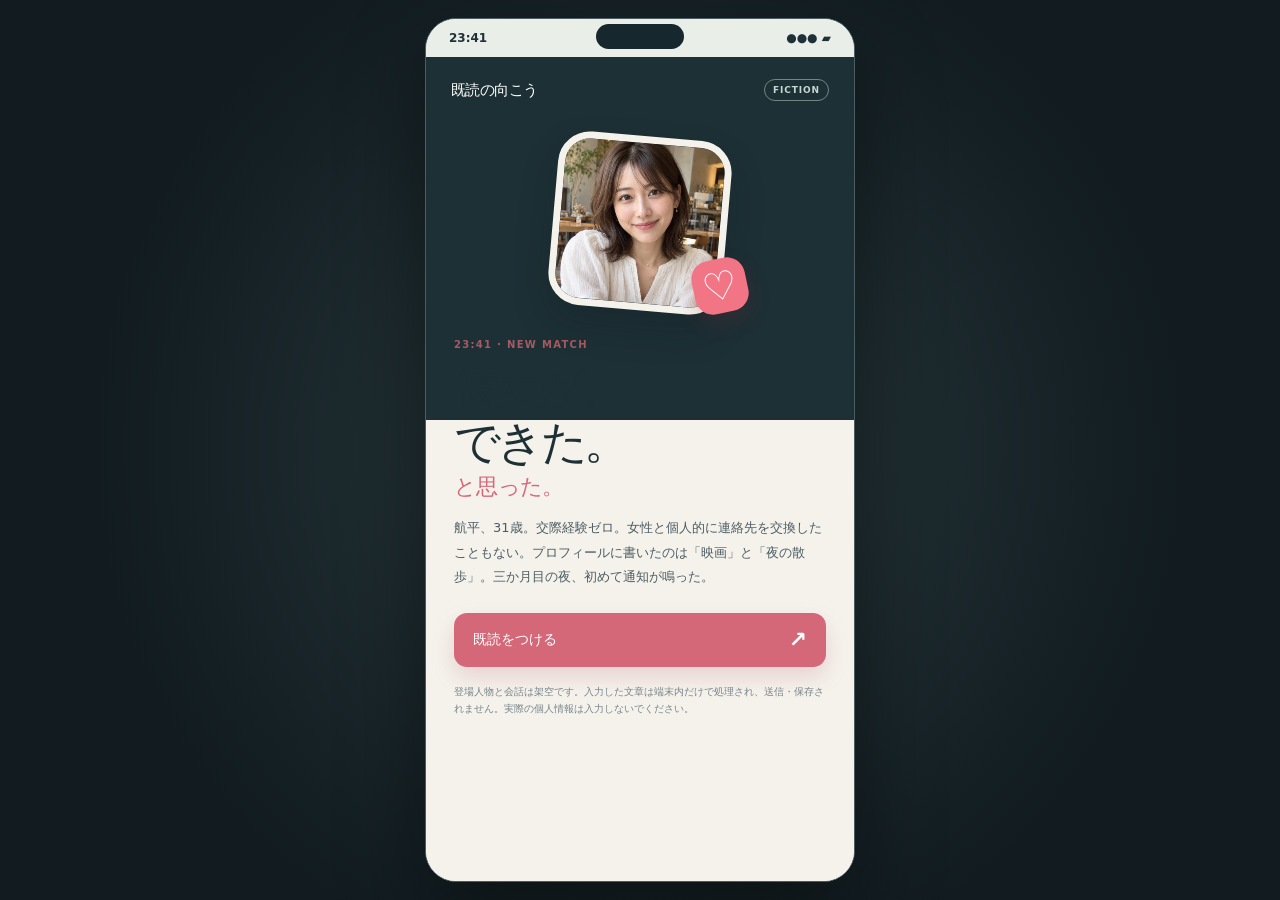
<file: index.html>
<!doctype html>
<html lang="ja">
<head>
  <meta charset="utf-8">
  <meta name="viewport" content="width=device-width, initial-scale=1, viewport-fit=cover">
  <meta name="theme-color" content="#e9eee9">
  <meta name="description" content="初めてマッチした夜、航平の返信で物語が変わる。架空のチャット型サスペンス。">
  <title>既読の向こう｜チャット型サスペンス</title>
  <link rel="stylesheet" href="style.css">
  <script src="script.js" defer></script>
</head>
<body>
  <a class="skip-link" href="#main">メインコンテンツへ移動</a>
  <main id="main" class="app-shell">
    <div class="status-bar" aria-hidden="true"><span id="status-time">23:41</span><span class="status-island"></span><span>●●● ▰</span></div>

    <section id="intro-screen" class="intro-screen" aria-labelledby="intro-title">
      <div class="intro-top"><span class="intro-brand">既読の向こう</span><span class="fiction-pill">FICTION</span></div>
      <div class="intro-photo-wrap"><img class="intro-photo" src="assets/mizuki-avatar.png" alt="架空の相手、みずきのプロフィール写真"><span class="match-heart" aria-hidden="true">♡</span></div>
      <div class="intro-content">
        <p class="eyebrow">23:41 · NEW MATCH</p>
        <h1 id="intro-title">彼女が、<br>できた。<small>と思った。</small></h1>
        <p class="intro-story">航平、31歳。交際経験ゼロ。女性と個人的に連絡先を交換したこともない。プロフィールに書いたのは「映画」と「夜の散歩」。三か月目の夜、初めて通知が鳴った。</p>
        <button id="start-button" class="primary-button" type="button">既読をつける <span aria-hidden="true">↗</span></button>
        <p class="intro-note">登場人物と会話は架空です。入力した文章は端末内だけで処理され、送信・保存されません。実際の個人情報は入力しないでください。</p>
      </div>
    </section>

    <section id="chat-screen" class="chat-screen hidden" aria-label="みずきとの架空のチャット">
      <div class="channel-bar"><span id="channel-name">mellow</span><span id="channel-description">MATCHING · マッチした相手</span></div>
      <header class="chat-header">
        <span class="chat-avatar"><img src="assets/mizuki-avatar.png" alt=""></span>
        <div class="chat-contact"><strong>みずき <span>28</span></strong><small id="chat-presence">オンライン</small></div>
        <button id="speed-button" class="speed-button" type="button" aria-label="メッセージ表示を早める" aria-pressed="false">×2</button>
      </header>
      <div class="chat-context"><span id="scene-time">23:41</span><span>教育用シミュレーション · FICTION</span></div>
      <div id="chat-log" class="chat-log" role="log" aria-label="会話履歴" aria-live="off" tabindex="-1"></div>
      <div class="composer">
        <label class="composer-label" for="message-input">航平として返信</label>
        <div class="composer-row"><textarea id="message-input" rows="1" maxlength="300" placeholder="メッセージを入力…" autocomplete="off" spellcheck="false" aria-describedby="compose-status"></textarea><button id="send-button" class="send-button" type="button" aria-label="メッセージを送る" disabled><span aria-hidden="true">➤</span></button></div>
        <p id="compose-status" class="compose-status">相手のメッセージを待っています…</p>
      </div>
    </section>

    <section id="result-screen" class="result-screen hidden" tabindex="-1" aria-labelledby="ending-title">
      <div class="result-header"><span>THE END</span><span>既読の向こう</span></div>
      <div class="result-scroll" id="result-scroll">
        <p id="ending-kicker" class="ending-kicker"></p>
        <h2 id="ending-title"></h2>
        <p id="ending-story" class="ending-story"></p>
        <div class="twist-card"><img src="assets/mizuki-avatar.png" alt=""><div><small>翌朝 · 新しいマッチ</small><strong>ゆり（架空）</strong><span>「何となく、放っておけなくて」</span></div></div>
        <div class="score-card"><span>今夜の判断</span><strong id="score-value">100<small> / 100</small></strong><p id="score-message"></p></div>
        <h3>会話の分岐</h3>
        <div id="result-breakdown" class="result-breakdown"></div>
        <div class="truth-card"><strong>この会話の仕掛け</strong><p>親密さを重ね、アプリ外に誘い、店の予約を口実にリンク・支払い・身分証を求める。ひとつずつは小さなお願いでも、重なるほど断りづらくなる。</p></div>
        <p class="help-note">実際に支払ったり情報を送ったりした場合は、利用サービスや決済事業者に連絡し、消費生活センターなどへ相談してください。</p>
        <button id="retry-button" class="primary-button" type="button">もう一度、あの夜へ <span aria-hidden="true">↗</span></button>
        <p class="result-note">これは架空のシミュレーションです。実在のアプリや利用者とは関係ありません。</p>
      </div>
    </section>
    <section id="switch-screen" class="switch-screen hidden" aria-label="チャットアプリを切り替え中" role="status"><div class="switch-icon">t.</div><strong>talo</strong><p>みずきとのトークを開いています…</p></section>
    <dialog id="site-dialog" class="site-dialog" aria-label="架空の予約サイト">
      <header class="browser-toolbar"><button id="close-site" type="button">‹ チャット</button><div><strong>seat.anemone.example</strong><small>ゲーム内の架空サイト</small></div></header>
      <iframe id="reservation-frame" name="reservation-frame" title="喫茶アネモネの架空の予約ページ" sandbox="allow-scripts"></iframe>
    </dialog>
  </main>
  <div id="screen-announcement" class="sr-only" role="status" aria-live="polite"></div>
</body>
</html>
</file>
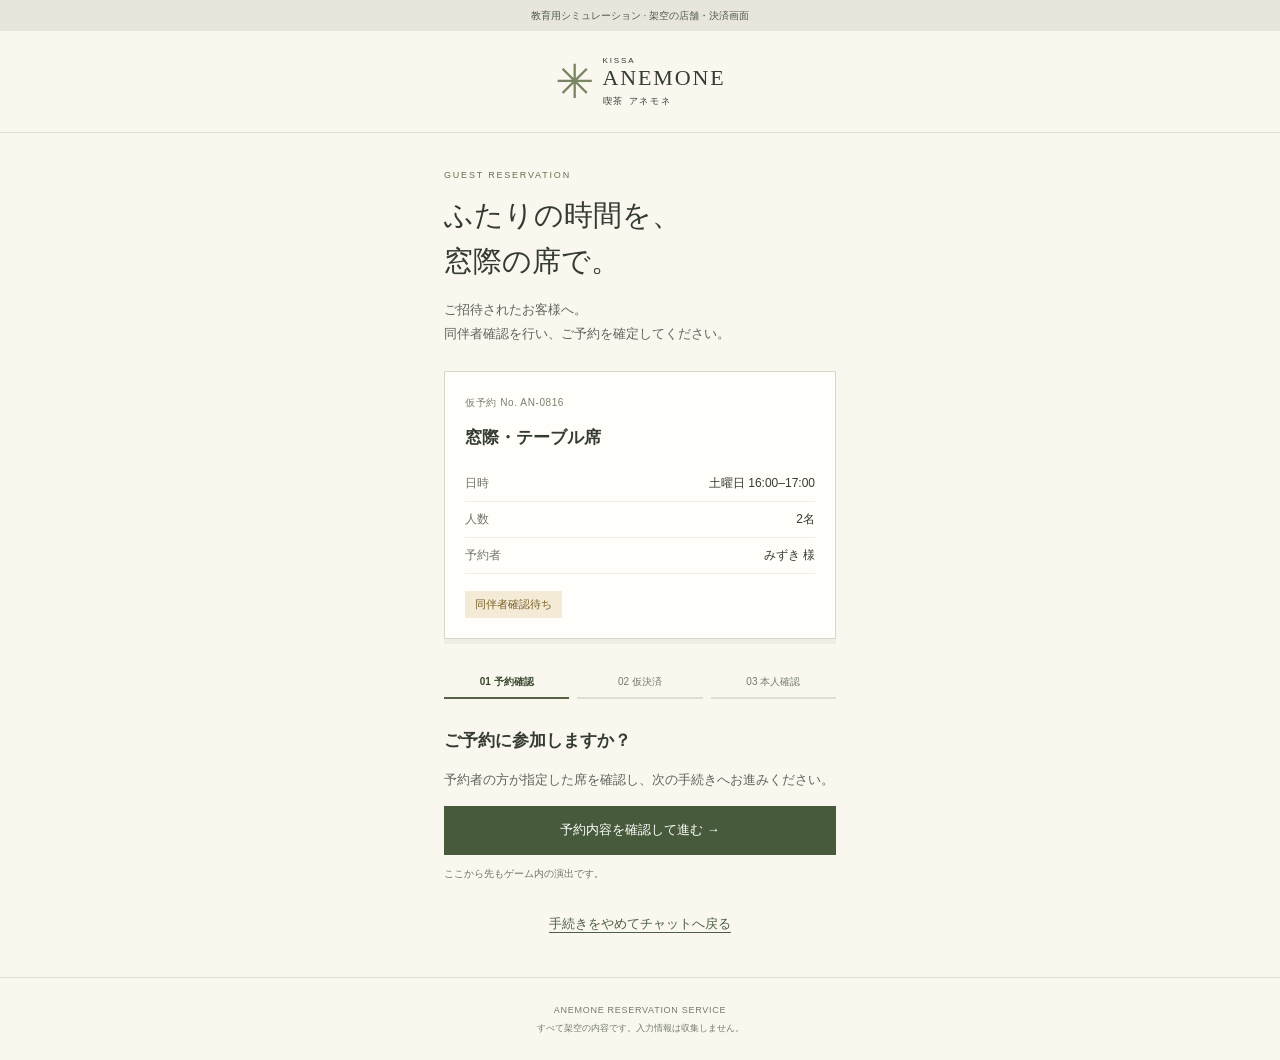
<file: reservation.html>
<!doctype html>
<html lang="ja">
<head>
  <meta charset="utf-8">
  <meta name="viewport" content="width=device-width, initial-scale=1">
  <meta name="referrer" content="no-referrer">
  <title>喫茶アネモネ｜同伴者予約確認（架空）</title>
  <link rel="stylesheet" href="reservation.css">
  <script src="reservation.js" defer></script>
</head>
<body>
  <div class="fiction">教育用シミュレーション · 架空の店舗・決済画面</div>
  <header class="brand"><span class="flower" aria-hidden="true">✳</span><p>KISSA <strong>ANEMONE</strong><small>喫茶 アネモネ</small></p></header>
  <main>
    <p class="eyebrow">GUEST RESERVATION</p>
    <h1>ふたりの時間を、<br>窓際の席で。</h1>
    <p class="lead">ご招待されたお客様へ。<br>同伴者確認を行い、ご予約を確定してください。</p>
    <div class="reservation"><span>仮予約 No. AN-0816</span><h2>窓際・テーブル席</h2><dl><div><dt>日時</dt><dd>土曜日 16:00–17:00</dd></div><div><dt>人数</dt><dd>2名</dd></div><div><dt>予約者</dt><dd>みずき 様</dd></div></dl><p class="pending" id="reservation-status">同伴者確認待ち</p></div>
    <ol class="steps" aria-label="予約手順"><li id="step-one" aria-current="step">01 予約確認</li><li id="step-two">02 仮決済</li><li id="step-three">03 本人確認</li></ol>
    <section id="confirm-panel"><h2>ご予約に参加しますか？</h2><p>予約者の方が指定した席を確認し、次の手続きへお進みください。</p><button id="confirm-reservation" type="button">予約内容を確認して進む →</button><p class="fineprint">ここから先もゲーム内の演出です。</p></section>
    <section id="payment-panel" hidden tabindex="-1"><h2>お席の確保に伴う仮決済</h2><div class="price"><span>同伴者予約保証金</span><strong>¥800</strong></div><p>ご来店時の飲食代から差し引きます。<br>お手続き完了後、ご予約を確定いたします。</p><div class="demo-card"><small>ゲーム用の架空カード</small><strong>•••• •••• •••• 0000</strong><span>KOHEI / DEMO ONLY</span></div><button id="simulate-payment" type="button">架空カードで仮決済する（模擬）</button><p class="fineprint">実際の請求はありません。カード情報の入力は不要です。</p></section>
    <section id="identity-panel" hidden tabindex="-1"><h2>本人確認が未完了です</h2><p>ご予約の名義確認のため、同伴者の本人確認が必要です。</p><div class="identity-card"><span aria-hidden="true">▧</span><div><strong>航平／架空の証明書</strong><small>実在しないゲーム用データ</small></div></div><button id="simulate-identity" type="button">架空の証明書を提出する（模擬）</button><p class="fineprint">写真の撮影・アップロードはありません。</p></section>
    <section id="complete-panel" hidden tabindex="-1"><div class="complete-symbol" aria-hidden="true">✓</div><h2>確認を受け付けました</h2><p>ご予約の確定通知をお待ちください。</p><p class="fineprint">これはゲーム内の受付表示です。実際の予約・決済・情報送信は行われていません。</p></section>
    <button id="return-chat" class="back" type="button">手続きをやめてチャットへ戻る</button>
  </main>
  <footer>ANEMONE RESERVATION SERVICE<br><span>すべて架空の内容です。入力情報は収集しません。</span></footer>
</body>
</html>
</file>
<file: style.css>
:root { font-family: -apple-system, BlinkMacSystemFont, "Hiragino Kaku Gothic ProN", "Yu Gothic", Meiryo, system-ui, sans-serif; color: #20313a; background: #151f25; font-synthesis: none; }
* { box-sizing: border-box; }
html, body { margin: 0; min-width: 320px; }
button, textarea { font: inherit; }
button { cursor: pointer; }
button:focus-visible, textarea:focus-visible, a:focus-visible, [tabindex="-1"]:focus-visible { outline: 3px solid #d8a657; outline-offset: 3px; }
.hidden { display: none !important; }
.sr-only { position: absolute !important; width: 1px; height: 1px; padding: 0; margin: -1px; overflow: hidden; clip: rect(0,0,0,0); white-space: nowrap; border: 0; }
.skip-link { position: fixed; z-index: 50; top: -60px; left: 12px; padding: 12px 16px; background: #fff; color: #172827; }
.skip-link:focus { top: 12px; }
body { min-height: 100vh; display: grid; place-items: center; padding: 18px; background: radial-gradient(circle at center, #293a3d, #111b20 70%); }
.app-shell { width: min(100%, 430px); height: min(900px, calc(100vh - 36px)); height: min(900px, calc(100dvh - 36px)); min-height: 590px; display: flex; flex-direction: column; overflow: hidden; border: 1px solid #4b5d60; border-radius: 31px; background: #f3f5f1; box-shadow: 0 36px 85px rgba(0,0,0,.43); }
.status-bar { position: relative; flex: none; height: 38px; display: flex; align-items: center; justify-content: space-between; padding: 0 23px; background: #e9eee9; color: #1f3138; font-size: 12px; font-weight: 800; }
.status-island { position: absolute; left: 50%; top: 5px; transform: translateX(-50%); width: 88px; height: 25px; border-radius: 20px; background: #17272e; }
.intro-screen, .chat-screen, .result-screen { flex: 1; min-height: 0; }
.intro-screen { overflow-y: auto; background: linear-gradient(180deg, #1d3035 0, #1d3035 44%, #f5f2ec 44%, #f5f2ec 100%); }
.intro-top { display: flex; align-items: center; justify-content: space-between; padding: 22px 25px 5px; color: #fff; }
.intro-brand { font-size: 15px; font-weight: 900; letter-spacing: -.04em; }
.fiction-pill { padding: 5px 8px; border: 1px solid #728785; border-radius: 20px; color: #c5d7d0; font-size: 9px; font-weight: 800; letter-spacing: .1em; }
.intro-photo-wrap { position: relative; width: 174px; height: 174px; margin: 30px auto 15px; }
.intro-photo { width: 100%; height: 100%; display: block; border: 7px solid #f5f2ec; border-radius: 32px; object-fit: cover; object-position: center 36%; box-shadow: 0 18px 35px rgba(15,28,31,.23); transform: rotate(5deg); }
.match-heart { position: absolute; right: -20px; bottom: -3px; display: grid; place-items: center; width: 54px; height: 54px; border-radius: 18px; background: #f27585; color: #fff; box-shadow: 0 9px 20px rgba(128,40,59,.22); font-size: 39px; font-weight: 800; transform: rotate(-12deg); }
.intro-content { padding: 14px 28px 35px; }
.eyebrow { margin: 0 0 12px; color: #a85a62; font-size: 10px; font-weight: 900; letter-spacing: .13em; }
h1 { margin: 0 0 17px; color: #1d3035; font-size: clamp(37px, 9vw, 46px); line-height: 1.17; font-weight: 900; letter-spacing: -.08em; }
h1 small { display: block; margin-top: 4px; color: #d76779; font-size: .48em; letter-spacing: -.03em; }
.intro-story { margin: 0 0 24px; color: #4c5d63; font-size: 13px; line-height: 1.85; }
.primary-button { width: 100%; min-height: 54px; display: flex; align-items: center; justify-content: space-between; padding: 0 19px; border: 0; border-radius: 13px; background: #d56878; color: #fff; box-shadow: 0 10px 21px rgba(171,66,86,.18); font-size: 14px; font-weight: 900; }
.primary-button:hover { background: #c45267; }
.primary-button span { font-size: 22px; }
.intro-note { margin: 16px 0 0; color: #77858a; font-size: 10px; line-height: 1.7; }
.chat-screen { display: flex; flex-direction: column; background: #eef2ee; }
.chat-header { flex: none; min-height: 61px; display: flex; align-items: center; gap: 10px; padding: 8px 16px; border-bottom: 1px solid #dce4df; background: #fff; }
.chat-avatar { flex: none; width: 40px; height: 40px; overflow: hidden; border-radius: 50%; background: #e8d3cf; }
.chat-avatar img { width: 100%; height: 100%; object-fit: cover; object-position: center 36%; }
.chat-contact { flex: 1; display: flex; flex-direction: column; gap: 2px; min-width: 0; }
.chat-contact strong { font-size: 14px; line-height: 1.2; }
.chat-contact strong span { margin-left: 2px; color: #8c9999; font-size: 10px; font-weight: 600; }
.chat-contact small { color: #75a184; font-size: 10px; font-weight: 700; }
.speed-button { width: 39px; height: 32px; border: 1px solid #d6e0d8; border-radius: 8px; background: #f6f9f5; color: #547760; font-size: 12px; font-weight: 900; }
.speed-button[aria-pressed="true"] { background: #d8eedd; border-color: #96c3a4; }
.chat-context { flex: none; display: flex; justify-content: space-between; padding: 6px 15px; background: #e3ebe6; color: #6d8176; font-size: 10px; font-weight: 800; }
.chat-log { flex: 1; min-height: 0; overflow-y: auto; display: flex; flex-direction: column; gap: 10px; padding: 17px 13px 20px; scrollbar-width: thin; }
.chat-note { align-self: center; max-width: 90%; padding: 5px 10px; border-radius: 30px; background: #dfe6e2; color: #6d7f77; font-size: 10px; line-height: 1.5; text-align: center; }
.bubble-row { display: flex; align-items: flex-end; gap: 6px; }
.bubble-row.mine { justify-content: flex-end; }
.mine-stack { max-width: 82%; display: flex; flex-direction: column; align-items: flex-end; gap: 2px; }
.mine-stack .bubble { max-width: 100%; }
.read-receipt { color: #85988b; font-size: 9px; }
.bubble-avatar { flex: none; width: 28px; height: 28px; border-radius: 50%; object-fit: cover; object-position: center 36%; }
.bubble { max-width: 82%; padding: 10px 12px; border-radius: 14px 14px 14px 3px; background: #fff; color: #273a40; box-shadow: 0 3px 11px rgba(21,49,39,.04); font-size: 13px; line-height: 1.65; overflow-wrap: anywhere; white-space: pre-wrap; }
.bubble.url-bubble { background: #edf5f6; color: #36718a; font-size: 12px; font-weight: 700; }
.mine .bubble { border-radius: 14px 14px 3px 14px; background: #d0ead5; }
.bubble.is-typing::after { content: '▍'; margin-left: 2px; color: #6ca77d; animation: blink .75s steps(1) infinite; }
.typing-indicator { display: flex; align-items: center; gap: 4px; width: 59px; height: 38px; padding: 0 13px; border-radius: 14px 14px 14px 3px; background: #fff; box-shadow: 0 3px 11px rgba(21,49,39,.04); }
.typing-indicator i { width: 6px; height: 6px; border-radius: 50%; background: #91a99b; animation: typing 1s infinite ease-in-out; }
.typing-indicator i:nth-child(2) { animation-delay: .13s; }
.typing-indicator i:nth-child(3) { animation-delay: .26s; }
.composer { flex: none; padding: 10px 13px calc(11px + env(safe-area-inset-bottom)); border-top: 1px solid #dce4df; background: #fff; }
.composer-label { display: block; margin-bottom: 7px; color: #587064; font-size: 10px; font-weight: 900; letter-spacing: .04em; }
.composer-row { display: flex; align-items: flex-end; gap: 8px; }
textarea { flex: 1; min-width: 0; min-height: 43px; max-height: 104px; resize: none; padding: 10px 12px; border: 1px solid #cfdbd2; border-radius: 12px; background: #f8faf8; color: #20373b; font-size: 16px; line-height: 1.5; overflow-y: auto; }
textarea::placeholder { color: #9baa9f; }
textarea:disabled { color: #8d9a93; background: #f2f5f2; }
.send-button { flex: none; width: 43px; height: 43px; display: grid; place-items: center; border: 0; border-radius: 12px; background: #5b9c73; color: #fff; font-size: 19px; }
.send-button:disabled { cursor: default; background: #b9c9bd; }
.compose-status { min-height: 13px; margin: 6px 1px 0; color: #84948b; font-size: 10px; line-height: 1.3; }
.result-screen { display: flex; flex-direction: column; background: #f5f2ec; }
.result-header { flex: none; display: flex; justify-content: space-between; padding: 16px 23px; border-bottom: 1px solid #deded6; color: #425455; font-size: 11px; font-weight: 900; letter-spacing: .1em; }
.result-scroll { flex: 1; min-height: 0; overflow-y: auto; padding: 24px 25px 36px; scrollbar-width: thin; }
.ending-kicker { margin: 0 0 11px; color: #ba596b; font-size: 10px; font-weight: 900; letter-spacing: .15em; }
.result-scroll h2 { margin: 0 0 12px; color: #203238; font-size: 27px; line-height: 1.35; letter-spacing: -.06em; }
.ending-story { margin: 0; color: #4d5f63; font-size: 13px; line-height: 1.8; }
.twist-card { display: flex; align-items: center; gap: 10px; margin: 18px 0; padding: 10px; border: 1px solid #e1d2d4; border-radius: 11px; background: #fff; }
.twist-card img { width: 46px; height: 46px; border-radius: 50%; object-fit: cover; object-position: center 36%; }
.twist-card div { display: flex; flex-direction: column; gap: 2px; }
.twist-card small { color: #ad6570; font-size: 10px; font-weight: 800; }
.twist-card strong { font-size: 13px; }
.twist-card span { color: #6b7b7e; font-size: 10px; }
.score-card { padding: 17px; border-radius: 13px; background: #233a3d; color: #fff; }
.score-card > span { color: #bfd9ce; font-size: 11px; font-weight: 800; }
.score-card > strong { display: block; margin: 5px 0 7px; font-size: 43px; line-height: 1; letter-spacing: -.06em; }
.score-card > strong small { color: #b4c9c0; font-size: 14px; letter-spacing: 0; }
.score-card p { margin: 0; color: #e0ece5; font-size: 12px; line-height: 1.65; }
.result-scroll h3 { margin: 24px 0 10px; font-size: 16px; }
.result-breakdown { display: grid; gap: 8px; }
.review-row { padding: 12px; border: 1px solid #e3e5df; border-radius: 10px; background: #fff; }
.review-row strong { display: block; font-size: 11px; }
.review-row p { margin: 5px 0; color: #3f5559; font-size: 12px; line-height: 1.5; }
.review-row small { display: block; color: #738384; font-size: 11px; line-height: 1.6; }
.truth-card { margin-top: 17px; padding: 16px; border-radius: 12px; background: #e7ebe5; }
.truth-card strong { font-size: 12px; }
.truth-card p { margin: 6px 0 0; color: #4d6564; font-size: 11px; line-height: 1.75; }
.help-note, .result-note { margin: 15px 0; color: #6b797a; font-size: 11px; line-height: 1.7; }
.result-note { margin-bottom: 0; font-size: 10px; }
@keyframes typing { 0%, 60%, 100% { transform: translateY(0); opacity: .45; } 30% { transform: translateY(-4px); opacity: 1; } }
@keyframes blink { 50% { opacity: 0; } }
@media (max-width: 600px) {
  body { display: block; padding: 0; background: #f3f5f1; }
  .app-shell { width: 100%; height: 100vh; height: 100dvh; min-height: 0; border: 0; border-radius: 0; box-shadow: none; }
}
@media (max-height: 650px) and (min-width: 601px) {
  .app-shell { min-height: 0; }
}
@media (prefers-reduced-motion: reduce) {
  *, *::before, *::after { scroll-behavior: auto !important; animation-duration: .01ms !important; transition-duration: .01ms !important; }
}

/* Separate matching and private messenger surfaces. */
.app-shell { position: relative; }
.channel-bar { display: flex; align-items: center; justify-content: space-between; padding: 12px 17px; background: #fff5f4; color: #a33f5f; }
#channel-name { font-size: 22px; font-weight: 900; letter-spacing: -.06em; }
#channel-description { font-size: 9px; font-weight: 700; letter-spacing: .08em; }
.chat-screen:not(.external-chat) { background: #f8f2f3; }
.chat-screen:not(.external-chat) .chat-context, .chat-screen:not(.external-chat) .chat-note { background: #eee3e8; color: #705a64; }
.chat-screen:not(.external-chat) .mine .bubble { background: #f4dce5; }
.external-chat { background: #cad9e9; animation: app-enter .35s ease-out; }
.external-chat .channel-bar { background: #20364f; color: #fff; }
.external-chat .chat-header { background: #20364f; color: #fff; border: 0; padding-bottom: 14px; }
.external-chat .chat-avatar { width: 34px; height: 34px; border-radius: 11px; }
.external-chat .chat-contact small { color: #b8daca; }
.external-chat .chat-contact strong span { display: none; }
.external-chat .chat-context { background: #becfe2; color: #304d65; }
.external-chat .chat-note { background: #b6c9dd; color: #324d66; }
.external-chat .mine .bubble { background: #b5ed96; border-radius: 15px 3px 15px 15px; }
.external-chat .bubble { border-radius: 3px 15px 15px 15px; }
.external-chat .read-receipt { color: #3e5972; }
.external-chat .speed-button { background: #324c68; border-color: #68809a; color: #fff; }
.external-chat .composer { background: #f2f5fa; }
.external-chat .send-button { background: #286354; }
.external-chat .send-button:disabled { background: #91aba5; }
.switch-screen { position: absolute; inset: 38px 0 0; z-index: 5; display: flex; flex-direction: column; align-items: center; justify-content: center; background: #20364f; color: #fff; }
.switch-icon { display: grid; place-items: center; width: 88px; height: 88px; border-radius: 25px; background: #b5ed96; color: #20364f; font-size: 64px; font-weight: 900; }
.switch-screen strong { margin-top: 18px; font-size: 28px; letter-spacing: -.05em; }
.switch-screen p { margin-top: 10px; color: #bed1e2; font-size: 12px; }
.bubble a { color: #205d83; text-decoration-thickness: 1px; text-underline-offset: 3px; display: block; padding: 7px 0; }
.link-caption { display: block; padding-top: 8px; border-top: 1px solid #c9dbe2; font-size: 11px; color: #465d6a; }
.site-dialog { position: fixed; inset: 0; width: min(100%, 430px); height: min(900px, calc(100dvh - 36px)); max-width: 100%; max-height: 100dvh; padding: 0; border: 0; border-radius: 24px; overflow: hidden; background: #faf7f0; }
.site-dialog[open] { display: flex; flex-direction: column; }
.site-dialog::backdrop { background: rgba(10,20,30,.65); }
.browser-toolbar { display: flex; align-items: center; gap: 12px; padding: 12px; background: #f5f5f5; border-bottom: 1px solid #ddd; }
.browser-toolbar button { min-height: 44px; border: 0; background: transparent; color: #285a80; font-size: 13px; }
.browser-toolbar div { display: flex; flex-direction: column; gap: 3px; }
.browser-toolbar strong { font-size: 12px; }
.browser-toolbar small { color: #64717c; font-size: 10px; }
.site-dialog iframe { width: 100%; flex: 1; min-height: 0; border: 0; background: #faf7f0; }
@keyframes app-enter { from { opacity: .4; transform: translateY(24px); } to { opacity: 1; transform: translateY(0); } }
@media(max-width: 600px) { .site-dialog { width: 100%; height: 100dvh; border-radius: 0; margin: 0; } }
</file>
<file: reservation.css>
:root { font-family: -apple-system,BlinkMacSystemFont,"Hiragino Kaku Gothic ProN","Yu Gothic",sans-serif; color: #343b31; background: #faf7ef; }
* { box-sizing: border-box; }
body { margin: 0; }
[hidden] { display: none !important; }
.fiction { padding: 8px; background: #e8e6db; color: #505b4b; text-align: center; font-size: 10px; line-height: 1.5; }
.brand { display: flex; justify-content: center; align-items: center; gap: 9px; padding: 23px 0; border-bottom: 1px solid #dddccf; }
.flower { font-size: 47px; color: #7a8663; }
.brand p { display: flex; flex-direction: column; margin: 0; font-size: 8px; letter-spacing: .23em; }
.brand strong { font-family: Georgia,serif; font-size: 22px; font-weight: 400; }
.brand small { margin-top: 4px; font-size: 9px; }
main { max-width: 440px; padding: 28px 24px; margin: auto; }
.eyebrow { font-size: 9px; letter-spacing: .2em; color: #65714f; }
h1 { font-family: "Yu Mincho",serif; font-size: 29px; line-height: 1.6; font-weight: 500; margin: 12px 0; }
.lead, section p { color: #5f645b; font-size: 13px; line-height: 1.9; }
.reservation { margin: 24px 0; padding: 20px; border: 1px solid #d7d8c7; background: #fffefa; box-shadow: 0 5px 0 #efeee4; }
.reservation > span { color: #76806d; font-size: 10px; letter-spacing: .06em; }
h2 { font-size: 17px; font-weight: 600; line-height: 1.6; }
dl { font-size: 12px; }
dl div { display: flex; justify-content: space-between; gap: 14px; padding: 9px 0; border-bottom: 1px solid #eeeee5; }
dt { color: #71766b; } dd { margin: 0; }
.pending { display: inline-block; background: #f4ebd7; color: #7c5f27; padding: 6px 10px; font-size: 11px; margin: 5px 0 0; }
.steps { display: flex; gap: 8px; list-style: none; padding: 0; margin: 28px 0; }
.steps li { flex: 1; padding: 8px 0; border-bottom: 2px solid #dddfd4; font-size: 10px; color: #747b6c; text-align: center; }
.steps [aria-current] { border-color: #536344; color: #36492c; font-weight: 700; }
button { font: inherit; cursor: pointer; display: block; width: 100%; min-height: 49px; padding: 12px; border: 0; background: #475a3b; color: #fff; font-size: 13px; line-height: 1.5; }
button:hover { background: #34432b; }
button:focus-visible, [tabindex]:focus-visible { outline: 3px solid #bf863f; outline-offset: 4px; }
.back { margin-top: 18px; background: transparent; color: #4e6044; text-decoration: underline; text-underline-offset: 4px; }
.back:hover { background: #e9ecdf; }
section .fineprint { font-size: 10px; line-height: 1.7; color: #6e7568; }
.price { display: flex; justify-content: space-between; align-items: center; background: #eaece0; padding: 17px; font-size: 12px; }
.price strong { font: 28px Georgia,serif; }
.demo-card { display: flex; flex-direction: column; gap: 14px; background: #3d493e; color: #f0efdf; padding: 20px; border-radius: 11px; margin: 20px 0; }
.demo-card small { font-size: 10px; }.demo-card strong { font-size: 19px; letter-spacing: .12em; }.demo-card span { font-size: 10px; letter-spacing: .08em; }
.identity-card { display: flex; align-items: center; gap: 13px; padding: 20px; margin: 20px 0; border: 1px solid #d3d7c8; background: #fffefa; }
.identity-card > span { font-size: 40px; color: #8c9982; }.identity-card div { display: grid; gap: 7px; }.identity-card strong { font-size: 13px; }.identity-card small { font-size: 10px; color: #6e7568; }
.complete-symbol { display: grid; place-items: center; width: 50px; height: 50px; border-radius: 50%; background: #e0e8d4; font-size: 25px; color: #465c37; }
footer { padding: 23px; border-top: 1px solid #dedfd4; text-align: center; color: #737c69; font-size: 9px; line-height: 2; letter-spacing: .08em; } footer span { letter-spacing: 0; }
</file>
